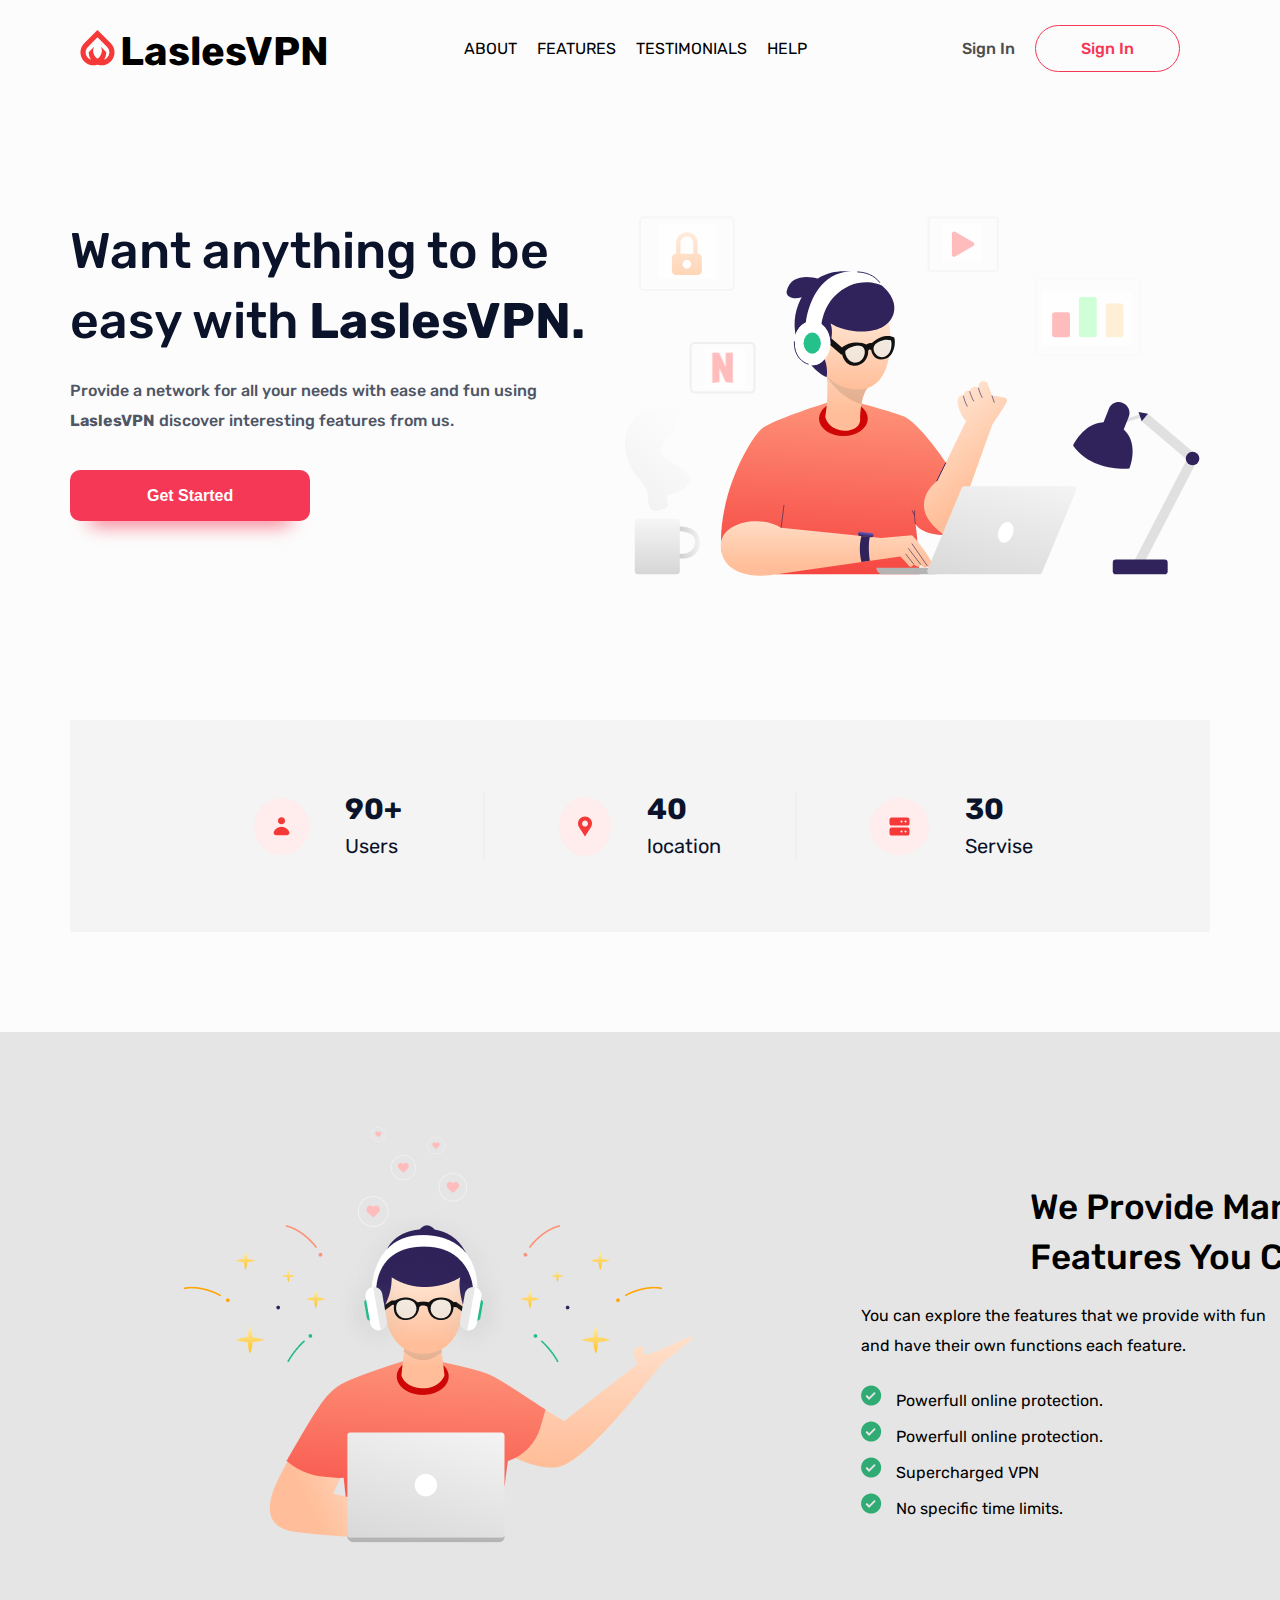
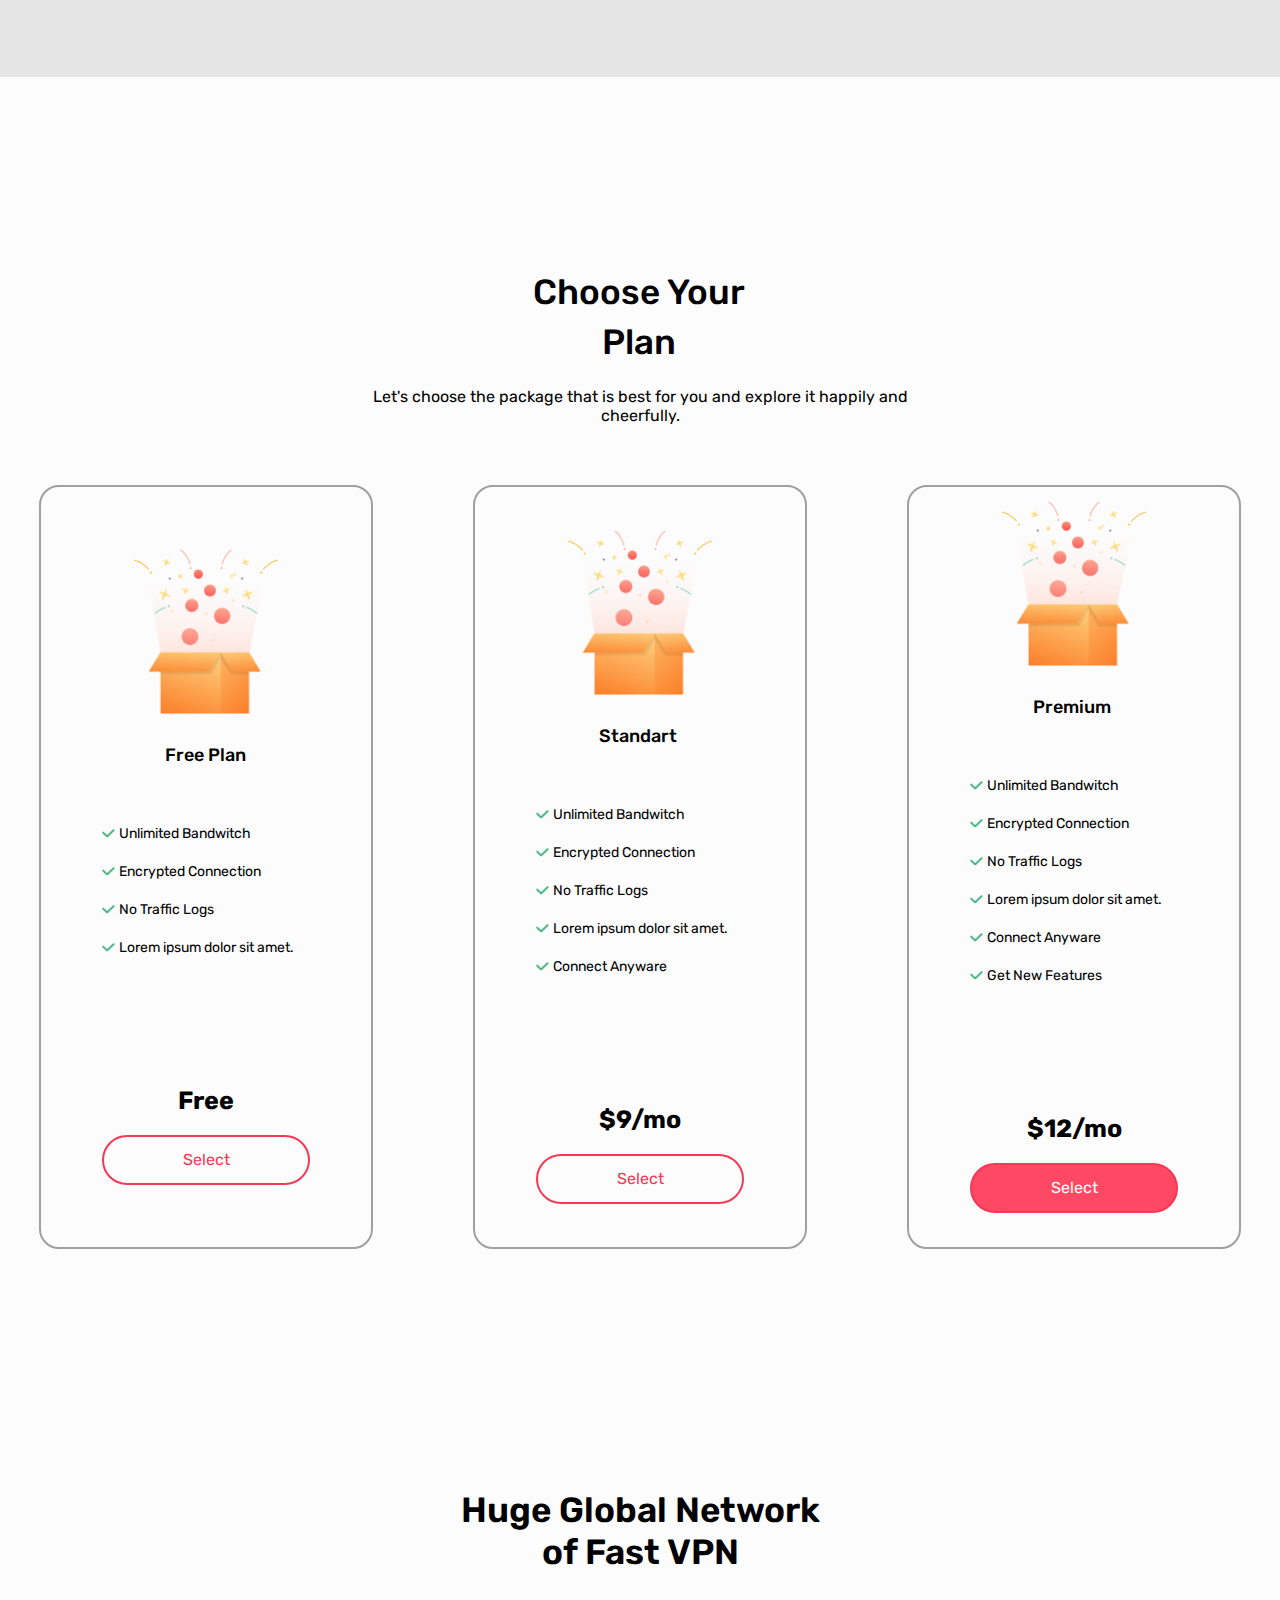
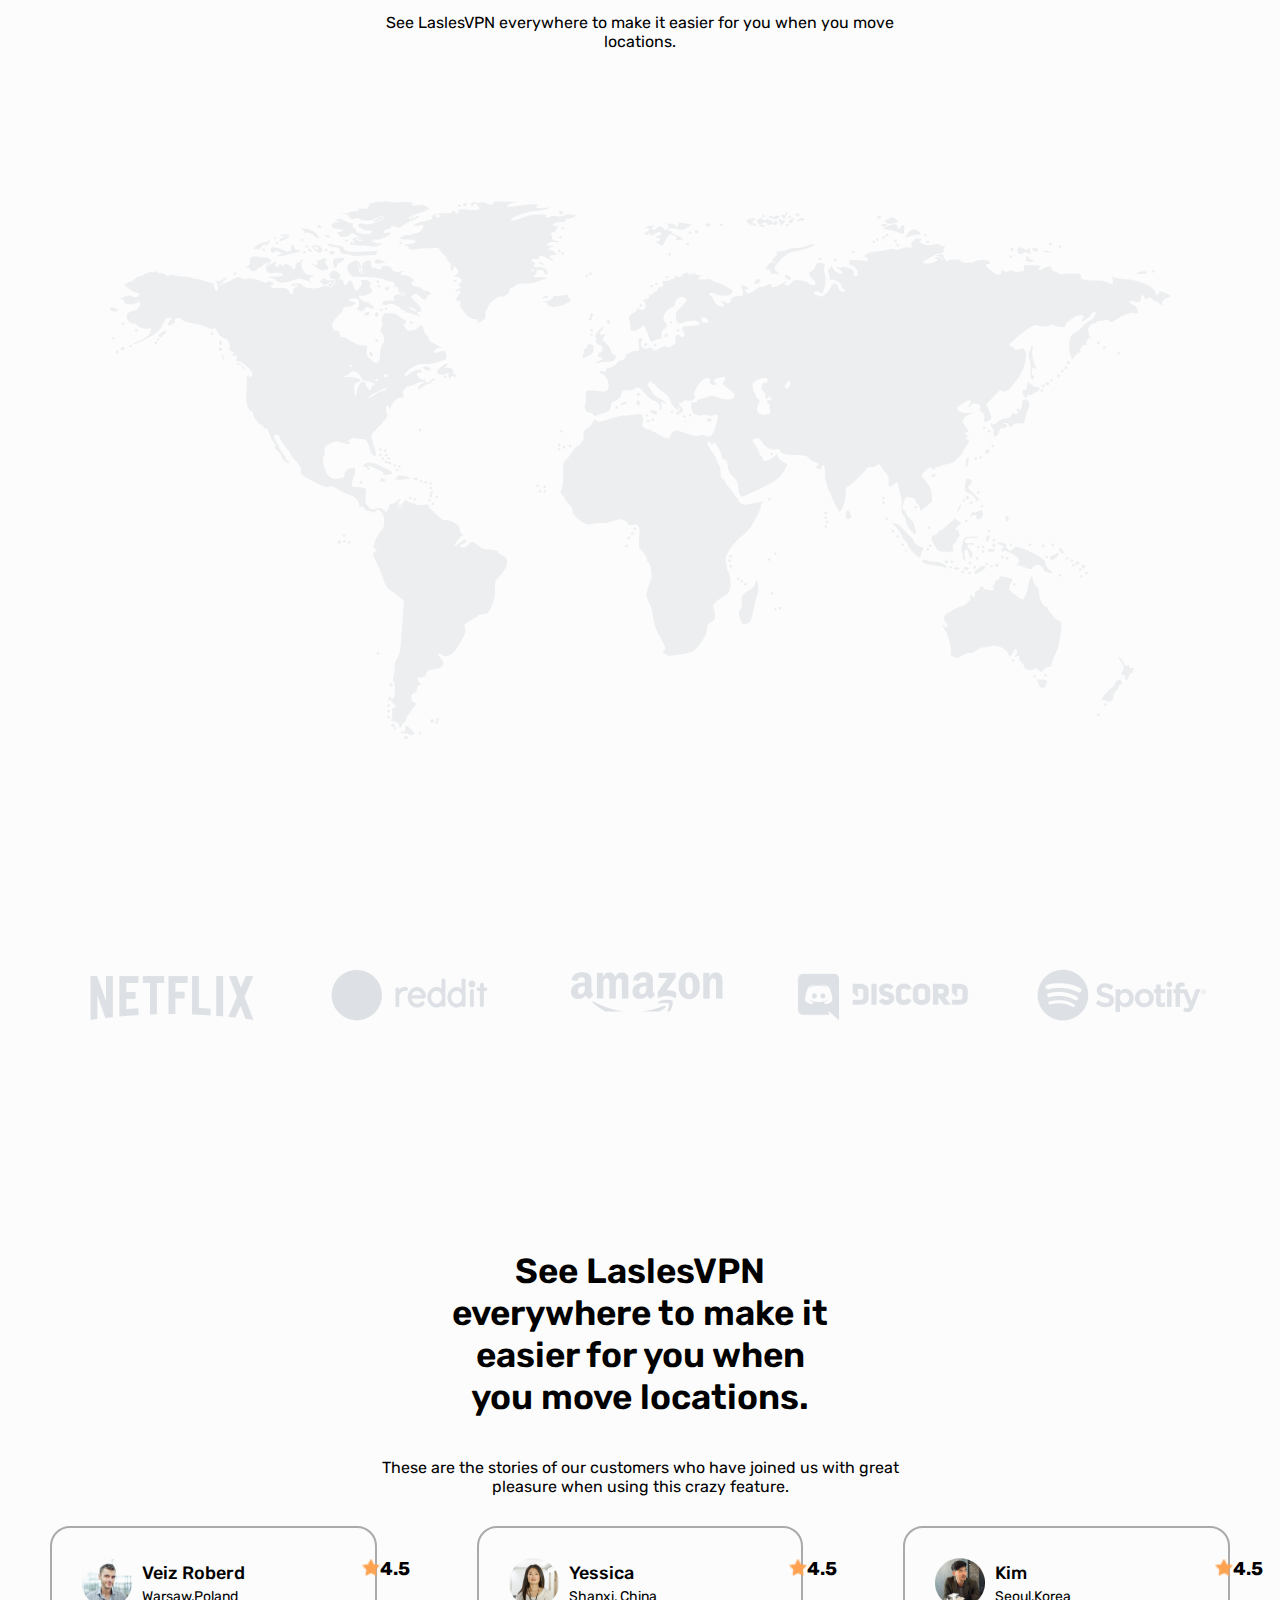
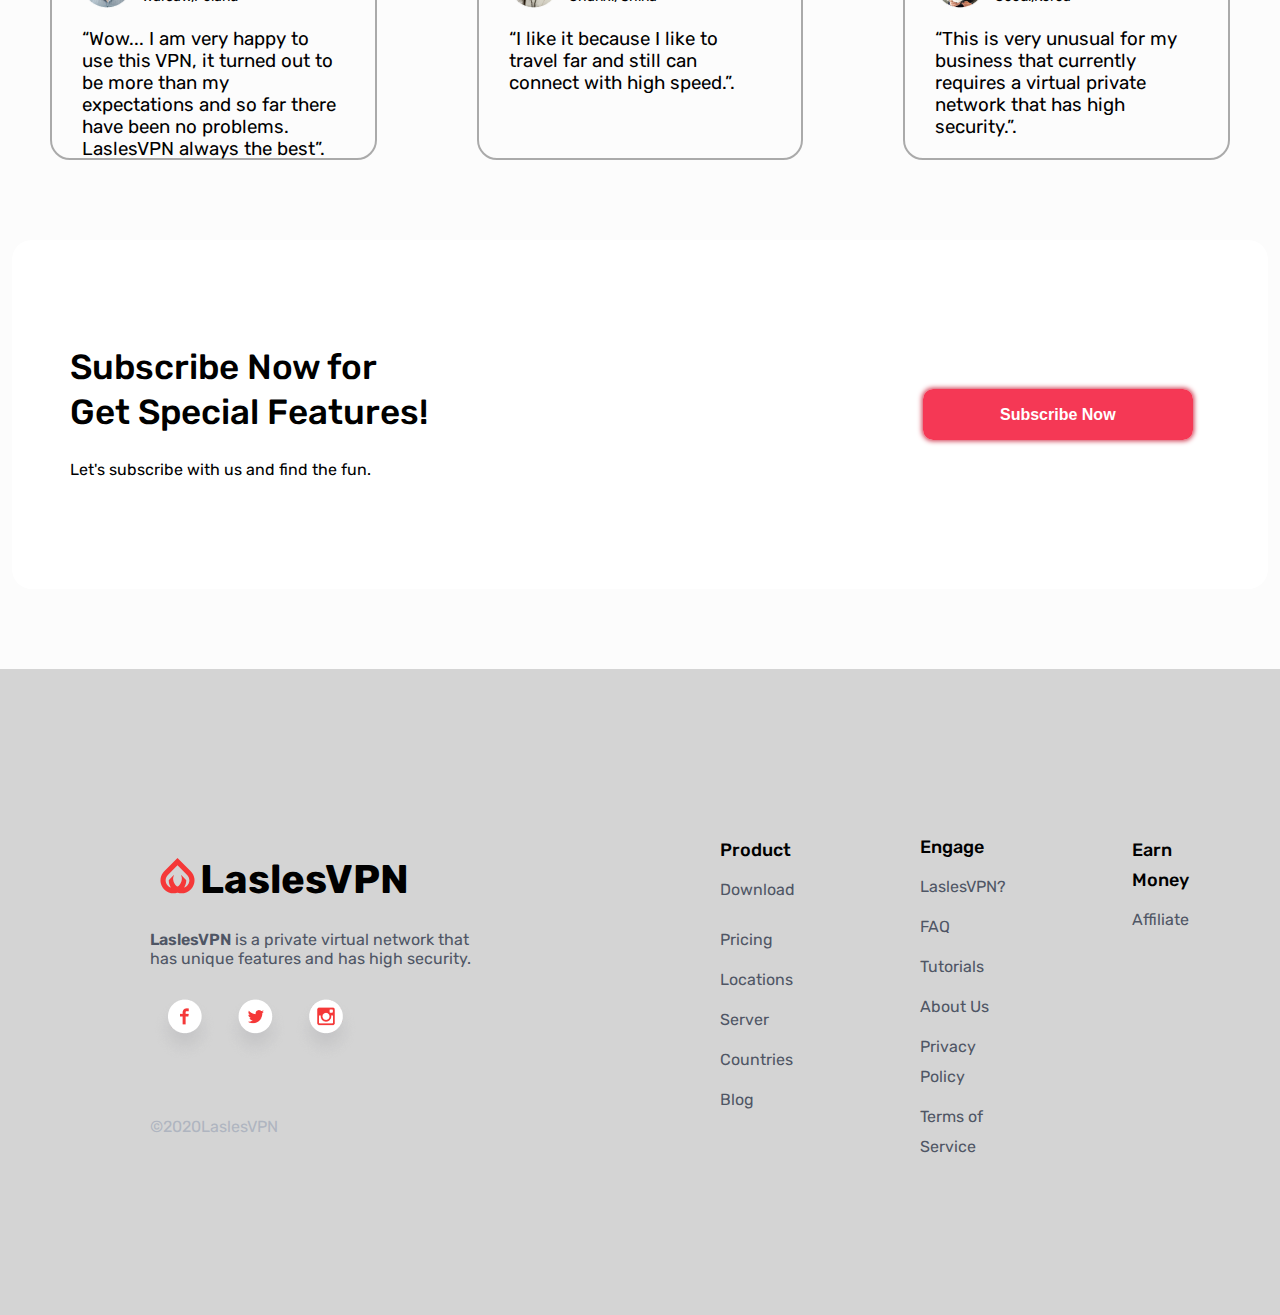
<file: index.html>
<!DOCTYPE html>
<html lang="en">
<head>
  <meta charset="UTF-8">
  <meta http-equiv="X-UA-Compatible" content="IE=edge">
  <meta name="viewport" content="width=device-width, initial-scale=1.0">
  <link rel="stylesheet" href="style.css">
  <link rel="shortcut icon" href="./img/logo.svg" type="image/x-icon">
  <title>LaslesVPN.com</title>
</head>
<body>
  <section class="one">
    <header>
      <div class="container "> 
          <div class="row header">
              <!-- Section one -->
             <div class="logo">
               <a class="logo-link" href="#">
                 <img src="./img/logo.svg" alt="logo" width="35px" height="36px">
                 <h1>Lasles<span>VPN</span></h1>
               </a>
            </div>
               <!-- Section two -->
             <div>
                 <nav class="nav">
                    <ul class="nav-list">
                      <li class="nav-item i-one"><a class="nav-link" href="#">About</a></li>
                      <li class="nav-item i-two"><a class="nav-link" href="#">Features</a></li>
                      <li class="nav-item i-three"><a class="nav-link" href="#">Testimonials</a></li>
                      <li class="nav-item i-four"><a class="nav-link" href="#">Help</a></li>
                    </ul>
                 </nav>
             </div>
              <!-- Section three -->
             <div class="sign-block">
               <ul class="sign-list">
                 <li class="sign-item sign-in"><a class="sign-link" href="#">Sign In</a></li>
                 <li class="sign-item sign-up"><a class="sign-link" href="./sign up/index.html">Sign In</a></li>
               </ul>
             </div>
            </div>       
        </div>

    </header>
  </section>


  <section class="two">
  
    <main>
      <div class="container">
        <div class="row main">
           <div class="main-content">
             <h2 class="main-title">Want anything to be easy with <span>LaslesVPN.</span></h2>
             <p class="main-text">Provide a network for all your needs with ease and fun using <span>LaslesVPN</span> discover interesting features from us.</p>
             <a class="main-link" href="#">Get Started</a>
           </div>
           <div class="main-img">
             <img src="./img/Illustration 1.svg" alt="illustrition" width="575" height="360">
           </div>
        </div>
      </div>
    </main>
  </section>
  

  <section class="three">
    <div class="container">
      <div class="row box-section">
        <div class="box">
          <div class="box-img">
            <img src="./img/user.svg" alt="">
          </div>
          <div class="box-text">
            <h3> 90+ <br> <span>Users</span></h3>
          </div>
        </div>
        <div class="box">
          <div class="box-img">
            <img src="./img/location.svg" alt="">
          </div>
          <div class="box-text">
            <h3>40 <br> <span>location</span></h3>
          </div>
        </div>
        <div class="box box-one">
          <div class="box-img">
            <img src="./img/Services.svg" alt="">
          </div>
          <div class="box-text">
            <h3> 30 <br> <span>Servise</span></h3>
          </div>
        </div>
      </div>
    </div>
  </section>
  <section class="four">
    <div  class="s4-left" >
      <img  src="./img part 2/Illustration 2.png" >
    </div>
    <div class="s4-right">
    <h1>We Provide Many Features You Can Use</h1>
    <div class="qualities">
    <p>You can explore the features that we provide with fun and have their own functions each feature.</p>
     
       <br>
       <img src="./img part 2/Vector (1).png">
       <span>Powerfull online protection.</span>
       <br>
       <img src="./img part 2/Vector (1).png">
       <span>Powerfull online protection.</span>
       <br>
       <img src="./img part 2/Vector (1).png">
       <span>Supercharged VPN</span>
       <br>
       <img src="./img part 2/Vector (1).png">
       <span>No specific time limits.</span>
       <br>
     </div>
    </div>
  </section>
  <section class="five"> 
    <h1>Choose Your Plan</h1>
    <h3>Let's choose the package that is best for you and explore it happily and cheerfully.</h3>
    <div class="plans">
      <div class="plan">
        <img class="premium" src="./img part 2/Premium.png" >
        <h2> Free Plan</h2>
        <div class="appects">
          <br>
          <img class="appect" src="./img part 2/galichkani iti.png">
          <span>Unlimited Bandwitch</span>
          <br>
          <br>
          <img class="appect" src="./img part 2/galichkani iti.png">
          <span>Encrypted Connection</span>
          <br>
          <br>
          <img class="appect" src="./img part 2/galichkani iti.png">
          <span>No Traffic Logs</span>
          <br>
          <br>
          <img class="appect" src="./img part 2/galichkani iti.png">
          <span>Lorem ipsum dolor sit amet.</span>
         
          <div class="enter">
            <h5>Free</h5>
   
            <a href="#">Select</a>
          </div>
       
      
        </div>
    
      </div>
      <div class="plan">
        <img class="premium" src="./img part 2/Premium.png" >
        <h2> Standart</h2>
        <div class="appects">
          <br>
          <img class="appect" src="./img part 2/galichkani iti.png">
          <span>Unlimited Bandwitch</span>
          <br>
          <br>
          <img class="appect" src="./img part 2/galichkani iti.png">
          <span>Encrypted Connection</span>
          <br>
          <br>
          <img class="appect" src="./img part 2/galichkani iti.png">
          <span>No Traffic Logs</span>
          <br>
          <br>
          <img class="appect" src="./img part 2/galichkani iti.png">
          <span>Lorem ipsum dolor sit amet.</span>
          <br>
          <br>
          <img class="appect" src="./img part 2/galichkani iti.png">
          <span>Connect Anyware</span>
          <br>
          <div class="enter">
            <h5>$9/mo</h5>
   
            <a href="#">Select</a>
          </div>
       
      
        </div>
      </div>
      <div class="plan premium-plan">
        <img class="premium" src="./img part 2/Premium.png" >
        <h2> Premium </h2>
        <div class="appects">
          <br>
          <img class="appect" src="./img part 2/galichkani iti.png">
          <span>Unlimited Bandwitch</span>
          <br>
          <br>
          <img class="appect" src="./img part 2/galichkani iti.png">
          <span>Encrypted Connection</span>
          <br>
          <br>
          <img class="appect" src="./img part 2/galichkani iti.png">
          <span>No Traffic Logs</span>
          <br>
          <br>
          <img class="appect" src="./img part 2/galichkani iti.png">
          <span>Lorem ipsum dolor sit amet.</span>
          <br>
          <br>
          <img class="appect" src="./img part 2/galichkani iti.png">
          <span>Connect Anyware</span>
          <br>
          <br>
          <img class="appect" src="./img part 2/galichkani iti.png">
          <span>Get New Features</span>
          <br>
         
          <div class="enter">
            <h5>$12/mo</h5>
   
            <a href="#">Select</a>
          </div>
       
      
        </div>
      </div>
    </div>
  </section>
  <section class="six world">
    <h1>
      Huge Global Network of Fast VPN
    </h1>
    
    <p>
      See LaslesVPN everywhere to make it easier for you when you move locations.
    </p>
    <img src="./img part 2/Vector.png">
    <img src="./img part 2/Sponsored.png">
    <h1 class="cust">
      See LaslesVPN everywhere to make it easier for you when you move locations.
    </h1>
    <p>
      These are the stories of our customers who have joined us with great pleasure when using this crazy feature.
    </p>
  </section>
    <section class="seven">
      <div class="commends">
        <div class="commend c-1">
           <div class="commend-top">
             <img  class="user" src="./img part 2/birinchi brating.png">
             <h2>Veiz Roberd</h2>
             <p>Warsaw,Poland</p>
             <div class="paxta">
               <h3>4.5</h3>
               <img src="./img part 2/paxta.png" alt="">
             </div>
            </div>
             <div class="commend-bottom">
               <h3>“Wow... I am very happy to use this VPN, it turned out to be more than my expectations and so far there have been no problems. LaslesVPN always the best”.</h3>
             </div>
           
        </div>
        <div class="commend c-2">
          <div class="commend-top">
            <img  class="user" src="./img part 2/ikkinchi apkang.png">
            <h2>Yessica</h2>
            <p>Shanxi, China</p>
            <div class="paxta">
              <h3>4.5</h3>
              <img src="./img part 2/paxta.png" alt="">
            </div>
           </div>
            <div class="commend-bottom">
              <h3>“I like it because I like to travel far and still can connect with high speed.”.</h3>
            </div>
          
        </div>
        <div class="commend c-3">
          <div class="commend-top">
            <img  class="user" src="./img part 2/uchinchi apkang.png">
            <h2> Kim</h2>
            <p>Seoul,Korea</p>
            <div class="paxta">
              <h3>4.5</h3>
              <img src="./img part 2/paxta.png" alt="">
            </div>
           </div>
            <div class="commend-bottom">
              <h3>“This is very unusual for my business that currently requires a virtual private network that has high security.”.</h3>
            </div>
          
        </div>
      </div>
    </section>
     <section class="eight">
       <div class="e-right">
        <h1>Subscribe Now for Get Special Features!</h1>
        <p>Let's subscribe with us and find the fun.</p>
       </div>
       <div class="e-left">
         <a class="main-link e-left-button" href="#">Subscribe Now</a>
       </div>
    </section>
    <footer>
      <div class="footer-sec-1">
        <div class="logo sec-1-1">
          <a class="logo-link -link-logo-footer" href="#">
            <img src="./img/logo.svg" alt="logo" width="35px" height="36px">
            <h1>Lasles<span>VPN</span></h1>
          </a>
          <p><span>LaslesVPN</span> is a private virtual network that has unique features and has high security.</p>
       </div>
       <div class="sec-1-2">
         <img src="./img part 2/Facebook.png">
         <img src="./img part 2/Twitter.png">
         <img src="./img part 2/Instagram.png">
       </div>
       <div class="sec-1-3">
        <p style="color: #AFB5C0;
        ;">©2020LaslesVPN</p>
       </div>
      </div>
      <div class="footer-sec-2">
       <h2>Product</h2>
       <h3>Download </h3>
       <h3></h3>
       <h3>Pricing</h3>
       <h3>Locations</h3>
       <h3>Server</h3>
       <h3>Countries</h3>
       <h3>Blog</h3>
      </div>
      <div class="footer-sec-3">
        <h2>Engage</h2>
        <h3>LaslesVPN? </h3>
        <h3>FAQ</h3>
        <h3>Tutorials</h3>
        <h3>About Us</h3>
        <h3>Privacy Policy</h3>
        <h3>Terms of Service</h3>
      </div>
      <div class="footer-sec-4">
        <h2>Earn Money</h2>
        <h3>Affiliate</h3>
      </div>
    </footer>
</body>
</html>
</file>
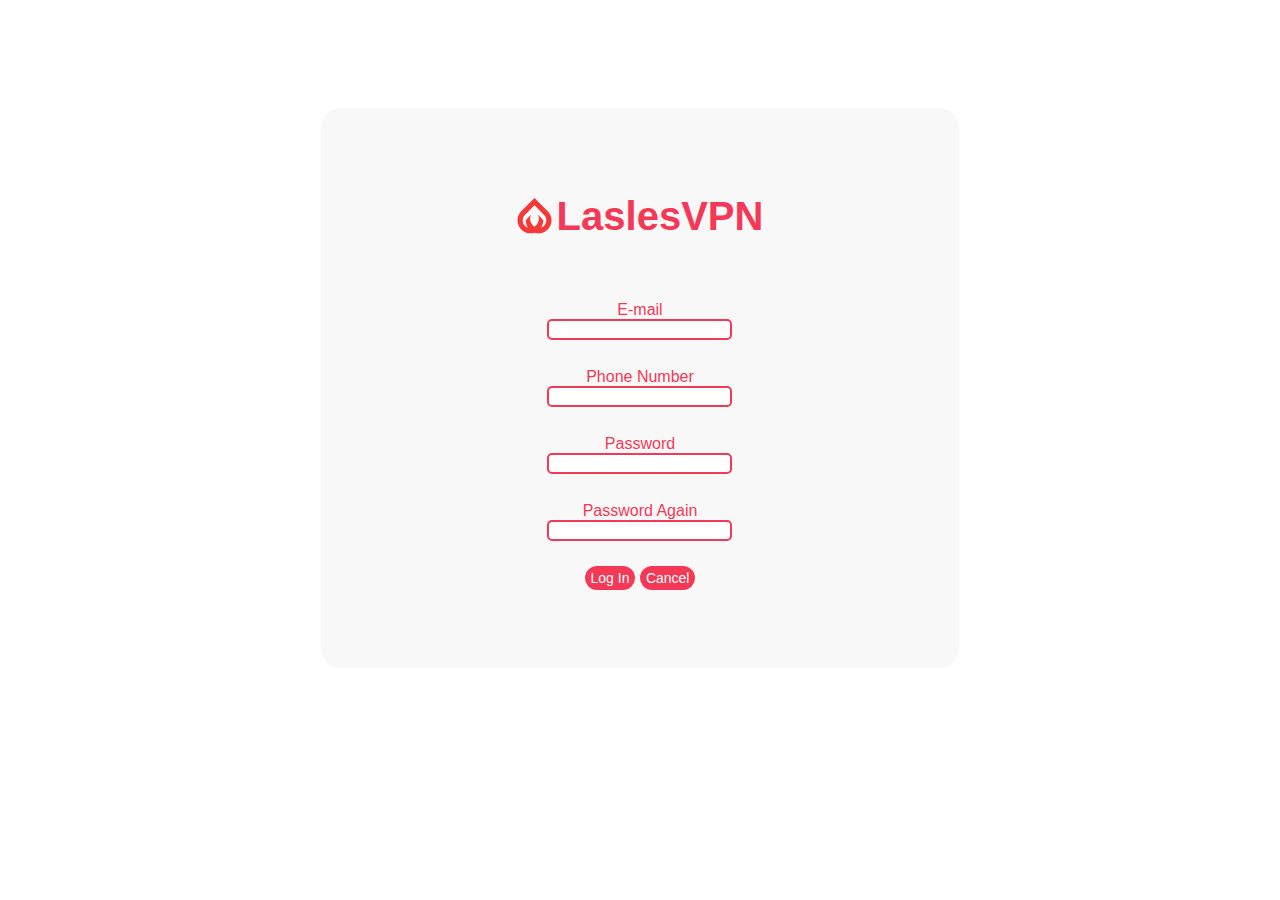
<file: sign up/index.html>
<!DOCTYPE html>
<html lang="en">
<head>
  <meta charset="UTF-8">
  <meta http-equiv="X-UA-Compatible" content="IE=edge">
  <meta name="viewport" content="width=device-width, initial-scale=1.0">
  <title>Sign Up Lasles VPN</title>
  <link rel="stylesheet" href="./style.css">
</head>
<body>
  <div class="body">
    <div class="logo">
      <a class="logo-link" href="#">
        <img class="logo-img" src="./img/logo.svg" alt="logo" width="35px" height="36px">
        <h1>Lasles<span>VPN</span></h1>
      </a>
   </div>
    <form>
    <br><br> 
   <label for="email">E-mail</label>
   <br>
   <input type="email" id="email">
   <br><br>
   <label for="phone">Phone Number</label>
   <br>
   <input type="phone" id="phone">
   <br><br> 
   <label for="password">Password</label>
   <br>
   <input type="password" id="password">
   <br><br> 
   <label for="passwordagain">Password Again</label>
   <br>
   <input type="password" id="passwordagain">
   <br><br> 
   <a class="log-in" href="#">Log In</a>
   <a class="cancel-log-in" href="#">Cancel</a>
 </form>
  </div>
</body>
</html>
</file>
<file: style.css>
@import url('https://fonts.googleapis.com/css2?family=Karla:wght@200;300;400;500;600;700;800&family=Noto+Serif+Display:wght@100;400;700;800&family=Rubik:wght@300;400;500;600;700;800;900&display=swap');
* {
  margin: 0;
  padding: 0;
}
body {
  font-family: 'Rubik', sans-serif;
  background: #FCFCFC;
  font-family: 'Rubik', sans-serif;
}
section {
  margin-top: 20px;
  margin-bottom: 30px;
}
.container {
  width: 1140px;
  margin: 0 auto;
  margin-bottom: 100px;
}
.row {
  display: flex;
  flex-flow: row wrap;
}
.row.header {
justify-content: space-between;
align-items: center;
}
a{
  text-decoration: none;
  color: black;
}
li {
  list-style: none;
  color: black;
  padding: 10px;
}

/* Section One */

.logo-link {
  display: flex;
  font-weight: 500;
  font-size: 20px;
  padding: 10px;
  line-height: 23.7px;

}
.logo-link h1 span {
  font-weight: 700;
}
.logo h1 {
  margin-left: 5px;
  margin-top: 10px;
}
/* Section Two*/
.header ul {
  display: flex;
  margin: 0 20px;
}

.nav-item .nav-link {
  font-size: 16px;
  font-weight: 400;
  line-height: 19px;
  text-transform:uppercase;
}
.nav-item .nav-link:hover {
  color: rgb(77, 77, 77);
  transition: 0.3s;
} 

.sign-link {
  font-weight: 500;
  color: rgb(78, 78, 78);
  text-transform: capitalize;
}
.sign-item.sign-up a {
  color: #f53855;
  padding: 13px 45px;
  border: 1px solid #f53855;
  border-radius: 30px;
  transition: 0.5s;
}
.sign-item.sign-up a:hover {
  color: #ffffff;
  background: #f53855;
  border-radius: 35px;
  transition: 0.5s;
}
.sign-link {
  transition: 0.5s;
}
.sign-link:hover {
color: #f53855;
transition: 0.5s;
}
/* Main */
.row.main {
padding: 40px 0 ;

}
.main-content {
  width: 555px;
}

.main-title {
  font-weight: 500;
  font-size: 50px;
  line-height: 70px;
  color: #0B132A;
  margin-bottom: 20px;
}
.main-title span,
.main-text span {  
font-weight: 700;
}
.main-text {
  font-weight: 500;
  font-size: 16px;
  line-height: 30px;
  color: #4f5665;
  margin-bottom: 50px;
}
.main-link {
  background: #f53855;
  color: #fff;
  font-family: sans-serif;
  font-weight: bold;
  border-radius: 10px;
  padding: 17px 77px;
  transition: 0.5s;
  box-shadow: 0 22px 19px -20px #f53855;
}
.main-link:hover {
  background: #ff5972;
  border-radius: 15px;
  padding: 17px 77px;
  transition: 0.5s;
  box-shadow: 0 22px 19px -20px #ff4863;
}
.box-section {
  background:#f4f4f4 ;
  padding: 72px 91px;
  align-items: center;
  justify-content: center;
}
 
.box {
  display:flex;
  align-items: center;
  border-right: 2px solid #EEEFF2;
  width: 32.333%;
  justify-content: center;
}
.box-img {
  padding: 19px;
  border-radius: 50%;
  background: #ffecec;
  display: flex;
}
.box-text {
  font-weight: 700;
  font-size: 25px;
  color: #0B132A;
  margin-left: 36px;
}
.box-text span {
  font-weight: 400;
  font-size: 20px;
}
.box-one {
  border-right: none;
}
.four {
  background:  #E5E5E5;
  display: flex;
}
.s4-left img {
  margin: 95px 168px 130px 183px;
}
.s4-right {
 width: 428px;

}
.s4-right h1 {
  margin: 150px 193px 19px 169px;
  width: 380px;
  font-size: 35px;
  font-weight: 500;
  line-height: 50px;
}
.s4-right p {
  vertical-align: top;
  font-size: 16px;
  line-height: 30px;
  
}
.qualities {
  width: 428px; 126px 168px;
}
.qualities img {
  margin-top: 5px;
  margin-right: 10px;
}
.qualities span {
  font-family: 'Rubik', sans-serif;
  font-size: 1rem;
  line-height: 30px;
}
.five {
  padding-top: 80px;
  background: #FCFCFC;
}
.five h1 {
  margin: 80px 529px 20px 527px;
  text-align: center;
  font-size: 35px;
  line-height: 50px;
  font-weight: 500;
}
.five h3 {
  margin: 0 auto;
  text-align: center;
  width: 555px;
  font-size: 16px;
  font-weight: 400;
}
.plans {
  display: flex;
  flex-direction: row;
  justify-content: center;
  
}
.plan {
  padding: auto;
  display: flex;
  flex-direction: column;
  justify-content: center;
  margin: 60px 50px;
  border-radius: 20px;
  border: solid 2px #a0a0a0;
  height: 760px;
  width: 330px;
  transition: 0.5s;
}
.plan:hover {
  background: rgb(236, 236, 236);
  transition: 0.5s;
  box-shadow: 0px 0px 20px 5px #aaa;
}
.premium {
width: 144px;
height: 165px;
margin: 0 auto;
}
.plans h2 {
  margin: 30px 124px;
  width: 82px;
  height: 30px;
  font-weight: 500;
  font-size: 18px;
}
.plan span {

  font-size: 14px;
  text-align: center;
 
}
.appects {
  margin: 0 auto;
}
.appect {
  display: inline-block;
  width: 13px;
  height: 9px;
}
.enter {
  display: flex;
  align-items: center;
  justify-content: center;
  flex-direction: column;
margin-top:130px ;
}
.enter h5 {
  font-size: 25px;
  display: flex;
  text-align: center;
  margin-bottom: 20px;
  }
  .enter a {
    width: 80px;
    text-align: center;
    color: #f53855;
    height: 20px;
    border: solid  #f53855 2px ;
    border-radius: 40px;
    padding: 13px 62px;
    transition: 0.5s;
  }
  .enter a:hover {
    color: #EEEFF2;
    background: #f53855;
    transition: 0.5s;
  }
  .premium-plan a {
  background: #ff4863;
  color: white;
  margin-bottom: 20px;
  }
  .premium-plan a:hover {
    background: #fff;
    color: #f53855;
  } 
  .six {
    padding-top: 150px;
    display: flex;
    justify-content: center;
    align-items: center;
    flex-direction: column;
  }
  .six h1 {
    font-weight: 600;
    font-size: 35px;
    width: 383px;
    text-align: center;
  }
  .six p {
    text-align: center;
    margin-top: 40px;
    width: 550px;
    font-size: 16px;
  }
  .six img {
    margin-top: 150px;
  }
  .cust {
    margin-top: 150px;
    width: 600px;
  }

  .commends {
    display: flex;
    justify-content: space-around;
    flex-direction: row;
    align-items: center;
  }
  .commend {
    display: flex;
    flex-direction: column;
    width: 400px;
    height: 230px;
    border: solid 2px #aaaaaa;
    border-radius: 20px;
    margin: 0 50px;
    transition: 0.5s;
  }
  .commend:hover {
    transition: 0.5s;
    background: white;
  }
  .commend-top {
    display: flex;
    flex-direction: column;
    flex-wrap: wrap;
    
    margin: 30px 108px 20px 30px;
    width: 183px;
    height: 50px;
  }
  .commend-top .user {
   width: 50px;
   height: 50px;
   margin-top: 0;
   margin-right: 10px;
   
  }
  .commend-top h2 {
    display: inline-block;
    width: 112px;
    font-size: 18px;
    font-weight: 500;
    line-height: 30px;
    margin-top: 0;
  }
  .commend-top p {
    display: inline-block;
    margin: 0;
    width: 102px;
    font-size: 14px;
  }
  .paxta {
    display: flex;
    flex-direction: row-reverse;
    margin-left: 108px;
  }
  .paxta  img{
    margin: 0;
    width: 18px;
    height: 18px;
  }
  .commend-bottom h3 {
   padding: 0 30px;
   font-weight: 400;
  }
  .eight {
    display: flex;
    align-items: center;
    flex-direction: row;
    margin: 80px auto;
    width: 1140px;
    height: 233px;
    padding: 58px;
    border-radius:20px ;
    background: #fff;
    transition: 0.5s;
  }
  .eight:hover {
    transition: 1s;
    box-shadow: 0px 0px 50px 5px #aaa;
    background: rgb(236, 236, 236);
  }
  .eight h1 {
    width: 371px;
    font-size: 35px;
    line-height: 45px;
    font-weight: 500;
  }
  .eight p {
    margin-top: 20px;
    width: 410px;
    line-height: 30px;
    font-size: 16px;
  }
  .e-left-button {
    margin-left: 443px;
    box-shadow: 0px 0px 5px 1px #ce3249;
  }
  footer {
    padding: 100px 150px;
    display: flex;
    flex-direction: row;
    align-items: center;
    color: #4F5665;
    background: rgb(212, 212, 212);
  }
  footer h2 {
    display: inline-block;
    font-size: 18px;
    color: black;
    font-weight: 500;
    line-height: 30px;
    margin-bottom: 10px;
    }
    footer h3 {
      font-weight: 400;
      font-size: 16px;
      line-height: 30px;
      margin-bottom: 10px;
    }
  footer span {
    font-weight: 600;
  }
.footer-sec-1 {
  display: flex;
  flex-direction: column;
}
.footer-sec-1 p {
  width: 340px;
  margin-top: 26px;
}
.sec-1-2 {
  margin:26px 0 ;
  display: flex;
  flex-direction: row;
}
.footer-sec-2 {
  display: flex;
  flex-direction: column;
  width: 74px;
  height: 280px;
  margin: 66px 126px 100px 230px;
}
.footer-sec-3 {
  margin-bottom: 40px;
  display: flex;
  flex-direction: column;
  width: 123px;
  height: 280px;
}
.footer-sec-4 {
 width: 121px;
 height: 120px;
 margin: 66px 150px 260px 126px;
}
</file>
<file: sign up/style.css>
* {
  font-family: sans-serif;
}
body {
  display: flex;
  align-items: center;
  justify-content: center;
  padding: 100px 200px;
}
/* main */
.body {
  border-radius: 20px;
  width: 60%;
  height: 440px;
  background-color: #f8f8f8;
  padding: 60px;
  text-align: center;
  margin-bottom: 0px;
}
.logo {
  display: flex;
  justify-content: center;
}
.logo-img {
  margin-top: 20px;
}
.logo-link {
  display: flex;
  font-weight: 500;
  font-size: 20px;
  padding: 10px;
  line-height: 23.7px;

}
.logo-link h1 span {
  font-weight: 700;
}
.logo h1 {
  margin-left: 5px;}
  .logo-link {
    text-decoration: none;
    
  }

hr {
  width: 50%;

}
input {
  border-radius: 5px;
  border-color:#f53855;
  text-align: center;
  text-shadow: 10px;
  margin-bottom: 10px;
  font-family: sans-serif;
  border: solid 2px #f53855;
}
input:hover {
  cursor: pointer;
  border-color:#f53855;
  border: solid 2px #f53855;
}
label {
  font-family: serif;
  font-weight: 400;
  color: #f53855;
  font-family: sans-serif;

}
.log-in,
.cancel-log-in {
  text-decoration: none;
  color: #ffffff;
  background: #f53855;
  border-radius: 20px;
  padding: 4px 6px;
  font-size: 14px;
}

.log-in:hover,
.cancel-log-in:hover {
  padding: 3px 5px;
  color: #f53855 ;
  background:#ffffff ;
  border: solid 1px #f53855;
}
.body h1 {
  color: #f53855;
  font-weight: 1000px;
}
.box1 h2 {
  font-size: 50px;
}
</file>
